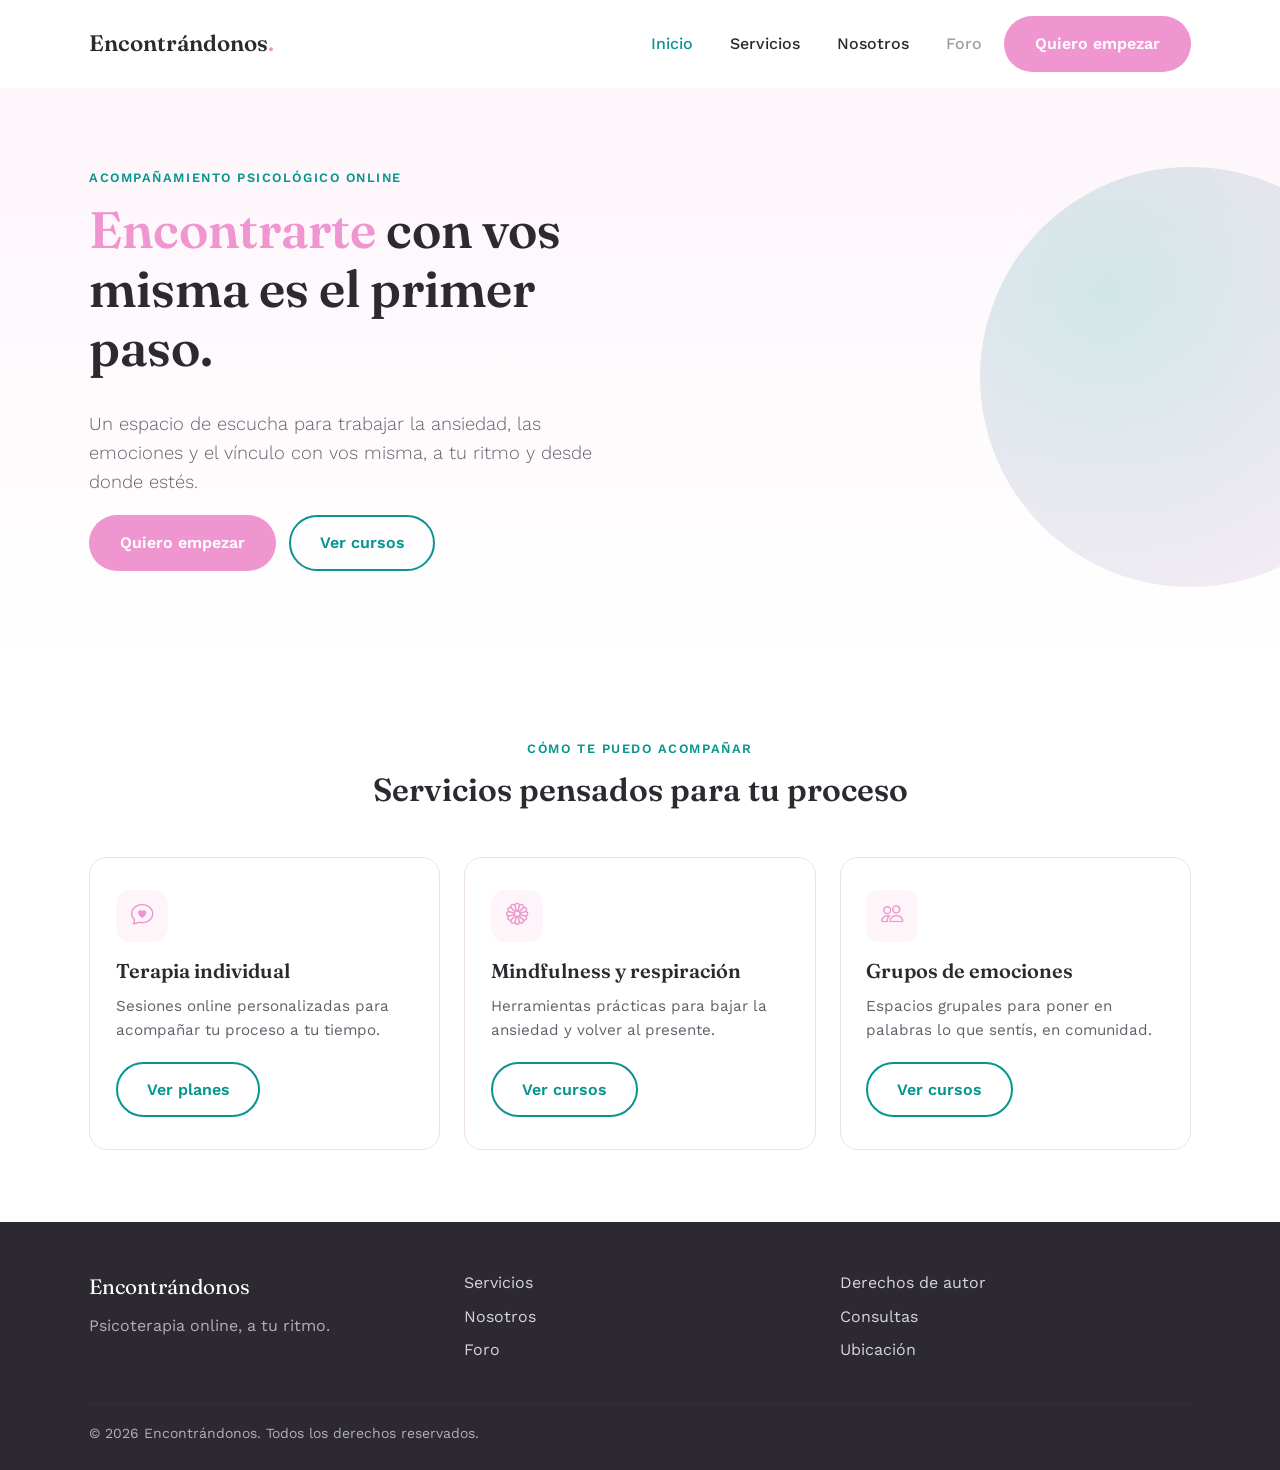
<file: index.html>
<!DOCTYPE html>
<html lang="es">
<head>
<meta charset="UTF-8">
<meta name="viewport" content="width=device-width, initial-scale=1.0">
<title>Encontrándonos · Psicoterapia</title>

<link rel="preconnect" href="https://fonts.googleapis.com">
<link href="https://fonts.googleapis.com/css2?family=Fraunces:wght@500;600;700&family=Work+Sans:wght@400;500;600&display=swap" rel="stylesheet">
<link href="https://cdn.jsdelivr.net/npm/bootstrap@5.3.3/dist/css/bootstrap.min.css" rel="stylesheet">
<link href="https://cdn.jsdelivr.net/npm/bootstrap-icons@1.11.3/font/bootstrap-icons.css" rel="stylesheet">
<link rel="stylesheet" href="./style.css">
</head>
<body>

<!-- NAV -->
<nav class="navbar navbar-expand-md">
  <div class="container">
    <a class="navbar-brand d-flex align-items-center" href="index.html">
      <span>Encontrándonos<em>.</em></span>
    </a>
    <button class="navbar-toggler" type="button" data-bs-toggle="collapse" data-bs-target="#navMenu">
      <span class="navbar-toggler-icon"></span>
    </button>
    <div class="collapse navbar-collapse justify-content-end" id="navMenu">
      <ul class="navbar-nav align-items-md-center gap-md-2">
        <li class="nav-item"><a class="nav-link active" href="#">Inicio</a></li>
        <li class="nav-item"><a class="nav-link" href="./pages/servicios.html">Servicios</a></li>
        <li class="nav-item"><a class="nav-link" href="./pages/nosotros.html">Nosotros</a></li>
        <li class="nav-item"><a class="nav-link disabled" href="#" tabindex="-1">Foro</a></li>
        <li class="nav-item">
          <a class="btn-brand btn-primary" href="./pages/servicios.html">Quiero empezar</a>
        </li>
      </ul>
    </div>
  </div>
</nav>

<!-- HERO -->
<header class="hero">
  <span class="breathing-circle" aria-hidden="true"></span>
  <div class="container">
    <div>
      <p class="eyebrow">Acompañamiento psicológico online</p>
      <h1><em>Encontrarte</em> con vos misma es el primer paso.</h1>
      <p class="lead">
        Un espacio de escucha para trabajar la ansiedad, las emociones y el vínculo
        con vos misma, a tu ritmo y desde donde estés.
      </p>
      <a href="./pages/servicios.html" class="btn-brand btn-primary me-2">Quiero empezar</a>
      <a href="./pages/servicios.html#cursos" class="btn-brand btn-outline">Ver cursos</a>
    </div>
  </div>
</header>

<!-- SERVICIOS (info básica) -->
<section class="section" id="servicios-preview">
  <div class="container">
    <div class="text-center mb-5 reveal">
      <p class="eyebrow">Cómo te puedo acompañar</p>
      <h2>Servicios pensados para tu proceso</h2>
    </div>

    <div class="row g-4">
      <div class="col-12 col-md-4">
        <div class="item reveal">
          <div class="item-icon"><i class="bi bi-chat-heart"></i></div>
          <h3>Terapia individual</h3>
          <p>Sesiones online personalizadas para acompañar tu proceso a tu tiempo.</p>
          <a href="./pages/servicios.html#planes" class="btn-brand btn-outline">Ver planes</a>
        </div>
      </div>
      <div class="col-12 col-md-4">
        <div class="item reveal">
          <div class="item-icon"><i class="bi bi-flower1"></i></div>
          <h3>Mindfulness y respiración</h3>
          <p>Herramientas prácticas para bajar la ansiedad y volver al presente.</p>
          <a href="./pages/servicios.html#cursos" class="btn-brand btn-outline">Ver cursos</a>
        </div>
      </div>
      <div class="col-12 col-md-4">
        <div class="item reveal">
          <div class="item-icon"><i class="bi bi-people"></i></div>
          <h3>Grupos de emociones</h3>
          <p>Espacios grupales para poner en palabras lo que sentís, en comunidad.</p>
          <a href="./pages/servicios.html#cursos" class="btn-brand btn-outline">Ver cursos</a>
        </div>
      </div>
    </div>
  </div>
</section>

<!-- FOOTER -->
<footer>
  <div class="container">
    <div class="row">
      <div class="col-md-4 mb-4 mb-md-0">
        <div class="footer-brand">Encontrándonos</div>
        <p class="mb-0" style="color:#b3aeb9;">Psicoterapia online, a tu ritmo.</p>
      </div>
      <div class="col-md-4 mb-4 mb-md-0">
        <ul class="footer-links">
          <li><a href="./pages/servicios.html">Servicios</a></li>
          <li><a href="./pages/nosotros.html">Nosotros</a></li>
          <li><a href="#" class="disabled">Foro</a></li>
        </ul>
      </div>
      <div class="col-md-4">
        <!-- estas páginas se agregan en el archivo 4 -->
        <ul class="footer-links">
          <li><a href="pages/derechos.html">Derechos de autor</a></li>
          <li><a href="pages/consultas.html">Consultas</a></li>
          <li><a href="#">Ubicación</a></li>
        </ul>
      </div>
    </div>
    <hr>
    <small>© 2026 Encontrándonos. Todos los derechos reservados.</small>
  </div>
</footer>

<!-- Volver arriba -->
<button id="backToTop" class="back-to-top" aria-label="Volver arriba">
  <i class="bi bi-arrow-up"></i>
</button>

<script src="https://cdn.jsdelivr.net/npm/bootstrap@5.3.3/dist/js/bootstrap.bundle.min.js"></script>
<script src="js/main.js"></script>
</body>
</html>
</file>
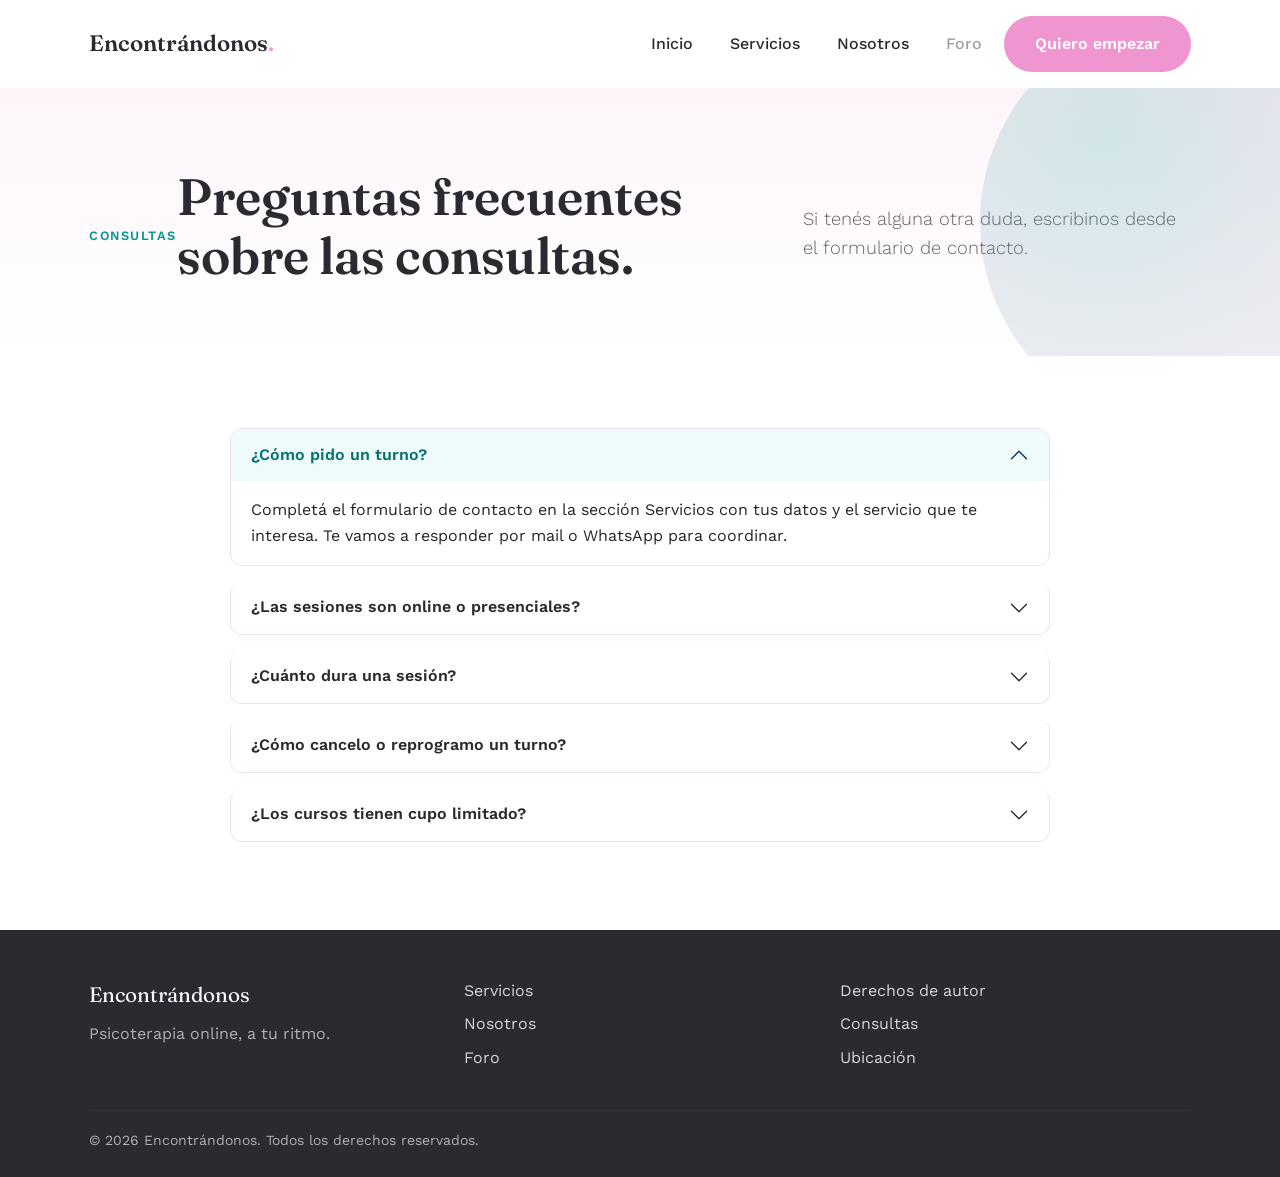
<file: pages/consultas.html>
<!DOCTYPE html>
<html lang="es">
<head>
<meta charset="UTF-8">
<meta name="viewport" content="width=device-width, initial-scale=1.0">
<title>Consultas · Encontrándonos</title>

<link rel="preconnect" href="https://fonts.googleapis.com">
<link href="https://fonts.googleapis.com/css2?family=Fraunces:wght@500;600;700&family=Work+Sans:wght@400;500;600&display=swap" rel="stylesheet">
<link href="https://cdn.jsdelivr.net/npm/bootstrap@5.3.3/dist/css/bootstrap.min.css" rel="stylesheet">
<link href="https://cdn.jsdelivr.net/npm/bootstrap-icons@1.11.3/font/bootstrap-icons.css" rel="stylesheet">
<link rel="stylesheet" href="../style.css">
</head>
<body>

<!-- NAV -->
<nav class="navbar navbar-expand-md">
  <div class="container">
    <a class="navbar-brand d-flex align-items-center" href="../index.html">
      <span>Encontrándonos<em>.</em></span>
    </a>
    <button class="navbar-toggler" type="button" data-bs-toggle="collapse" data-bs-target="#navMenu">
      <span class="navbar-toggler-icon"></span>
    </button>
    <div class="collapse navbar-collapse justify-content-end" id="navMenu">
      <ul class="navbar-nav align-items-md-center gap-md-2">
        <li class="nav-item"><a class="nav-link" href="../index.html">Inicio</a></li>
        <li class="nav-item"><a class="nav-link" href="servicios.html">Servicios</a></li>
        <li class="nav-item"><a class="nav-link" href="nosotros.html">Nosotros</a></li>
        <li class="nav-item"><a class="nav-link disabled" href="#" tabindex="-1">Foro</a></li>
        <li class="nav-item">
          <a class="btn-brand btn-primary" href="servicios.html">Quiero empezar</a>
        </li>
      </ul>
    </div>
  </div>
</nav>

<!-- INTRO -->
<header class="hero" style="padding-bottom:2.5rem;">
  <span class="breathing-circle" aria-hidden="true"></span>
  <div class="container">
    <p class="eyebrow">Consultas</p>
    <h1 style="max-width:22ch;">Preguntas frecuentes sobre las consultas.</h1>
    <p class="lead">Si tenés alguna otra duda, escribinos desde el formulario de contacto.</p>
  </div>
</header>

<!-- FAQ -->
<section class="section">
  <div class="container">
    <div class="row justify-content-center">
      <div class="col-12 col-lg-9">

        <div class="accordion reveal" id="faqAccordion">

          <div class="accordion-item">
            <h2 class="accordion-header">
              <button class="accordion-button" type="button" data-bs-toggle="collapse" data-bs-target="#faq1">
                ¿Cómo pido un turno?
              </button>
            </h2>
            <div id="faq1" class="accordion-collapse collapse show" data-bs-parent="#faqAccordion">
              <div class="accordion-body">
                Completá el formulario de contacto en la sección Servicios con tus datos y el
                servicio que te interesa. Te vamos a responder por mail o WhatsApp para coordinar.
              </div>
            </div>
          </div>

          <div class="accordion-item">
            <h2 class="accordion-header">
              <button class="accordion-button collapsed" type="button" data-bs-toggle="collapse" data-bs-target="#faq2">
                ¿Las sesiones son online o presenciales?
              </button>
            </h2>
            <div id="faq2" class="accordion-collapse collapse" data-bs-parent="#faqAccordion">
              <div class="accordion-body">
                Ofrecemos ambas modalidades: atención online y presencial en Zona Oeste
                (Ramos Mejía). Vos elegís la que te resulte más cómoda.
              </div>
            </div>
          </div>

          <div class="accordion-item">
            <h2 class="accordion-header">
              <button class="accordion-button collapsed" type="button" data-bs-toggle="collapse" data-bs-target="#faq3">
                ¿Cuánto dura una sesión?
              </button>
            </h2>
            <div id="faq3" class="accordion-collapse collapse" data-bs-parent="#faqAccordion">
              <div class="accordion-body">
                Las sesiones individuales duran aproximadamente 50 minutos. La duración de los
                encuentros grupales y cursos puede variar según la propuesta.
              </div>
            </div>
          </div>

          <div class="accordion-item">
            <h2 class="accordion-header">
              <button class="accordion-button collapsed" type="button" data-bs-toggle="collapse" data-bs-target="#faq4">
                ¿Cómo cancelo o reprogramo un turno?
              </button>
            </h2>
            <div id="faq4" class="accordion-collapse collapse" data-bs-parent="#faqAccordion">
              <div class="accordion-body">
                Escribinos con anticipación por WhatsApp o mail y coordinamos un nuevo horario
                según disponibilidad.
              </div>
            </div>
          </div>

          <div class="accordion-item">
            <h2 class="accordion-header">
              <button class="accordion-button collapsed" type="button" data-bs-toggle="collapse" data-bs-target="#faq5">
                ¿Los cursos tienen cupo limitado?
              </button>
            </h2>
            <div id="faq5" class="accordion-collapse collapse" data-bs-parent="#faqAccordion">
              <div class="accordion-body">
                Sí, los grupos de mindfulness, ansiedad y emociones tienen cupo limitado para
                cuidar el espacio de cada participante. Te recomendamos anotarte con tiempo.
              </div>
            </div>
          </div>

        </div>

      </div>
    </div>
  </div>
</section>

<!-- FOOTER -->
<footer>
  <div class="container">
    <div class="row">
      <div class="col-md-4 mb-4 mb-md-0">
        <div class="footer-brand">Encontrándonos</div>
        <p class="mb-0" style="color:#b3aeb9;">Psicoterapia online, a tu ritmo.</p>
      </div>
      <div class="col-md-4 mb-4 mb-md-0">
        <ul class="footer-links">
          <li><a href="servicios.html">Servicios</a></li>
          <li><a href="nosotros.html">Nosotros</a></li>
          <li><a href="#" class="disabled">Foro</a></li>
        </ul>
      </div>
      <div class="col-md-4">
        <!-- Ubicación se agrega en la próxima actualización -->
        <ul class="footer-links">
          <li><a href="derechos.html">Derechos de autor</a></li>
          <li><a href="consultas.html">Consultas</a></li>
          <li><a href="#">Ubicación</a></li>
        </ul>
      </div>
    </div>
    <hr>
    <small>© 2026 Encontrándonos. Todos los derechos reservados.</small>
  </div>
</footer>

<!-- Volver arriba -->
<button id="backToTop" class="back-to-top" aria-label="Volver arriba">
  <i class="bi bi-arrow-up"></i>
</button>

<script src="https://cdn.jsdelivr.net/npm/bootstrap@5.3.3/dist/js/bootstrap.bundle.min.js"></script>
<script src="../js/main.js"></script>
</body>
</html>
</file>
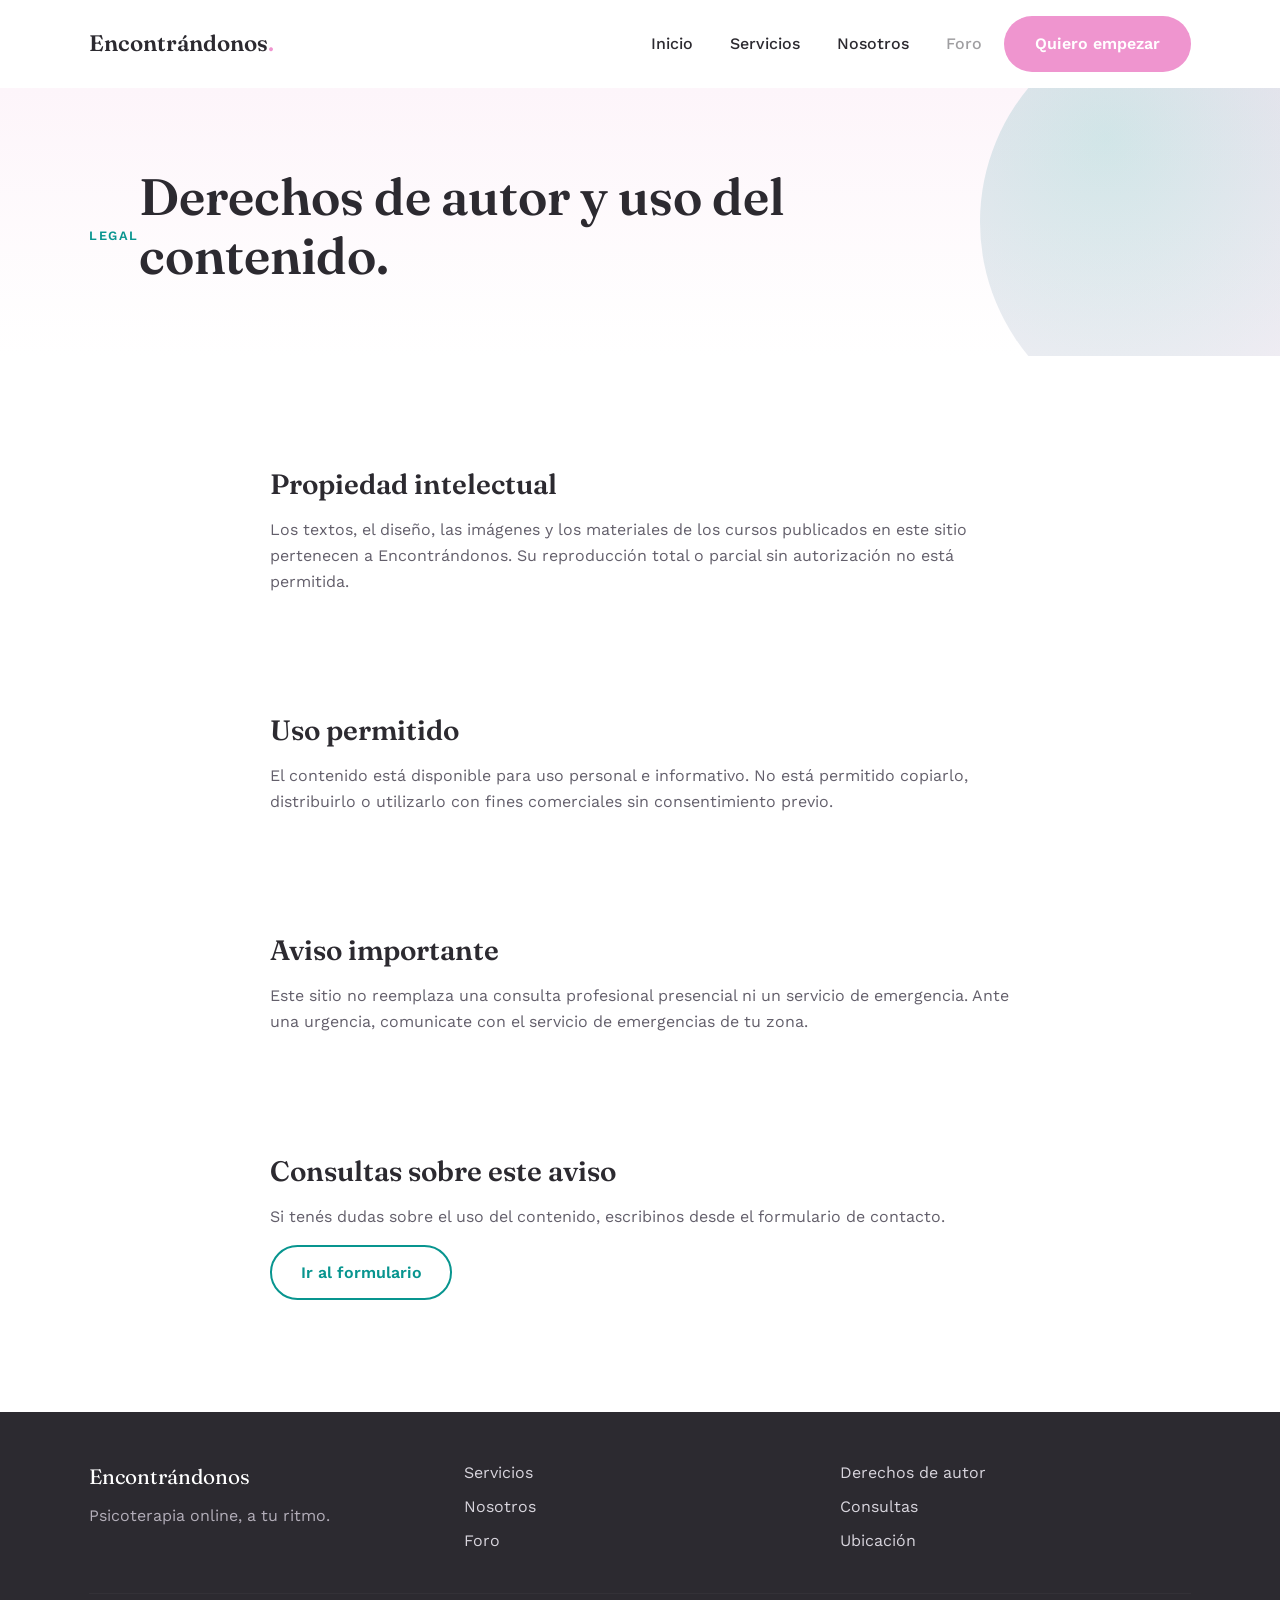
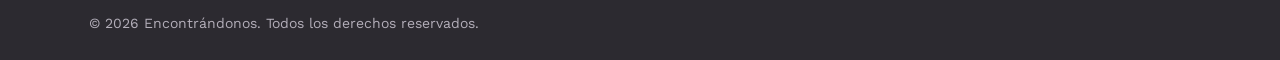
<file: pages/derechos.html>
<!DOCTYPE html>
<html lang="es">
<head>
<meta charset="UTF-8">
<meta name="viewport" content="width=device-width, initial-scale=1.0">
<title>Derechos de autor · Encontrándonos</title>

<link rel="preconnect" href="https://fonts.googleapis.com">
<link href="https://fonts.googleapis.com/css2?family=Fraunces:wght@500;600;700&family=Work+Sans:wght@400;500;600&display=swap" rel="stylesheet">
<link href="https://cdn.jsdelivr.net/npm/bootstrap@5.3.3/dist/css/bootstrap.min.css" rel="stylesheet">
<link href="https://cdn.jsdelivr.net/npm/bootstrap-icons@1.11.3/font/bootstrap-icons.css" rel="stylesheet">
<link rel="stylesheet" href="../style.css">
</head>
<body>

<!-- NAV -->
<nav class="navbar navbar-expand-md">
  <div class="container">
    <a class="navbar-brand d-flex align-items-center" href="../index.html">
      <span>Encontrándonos<em>.</em></span>
    </a>
    <button class="navbar-toggler" type="button" data-bs-toggle="collapse" data-bs-target="#navMenu">
      <span class="navbar-toggler-icon"></span>
    </button>
    <div class="collapse navbar-collapse justify-content-end" id="navMenu">
      <ul class="navbar-nav align-items-md-center gap-md-2">
        <li class="nav-item"><a class="nav-link" href="../index.html">Inicio</a></li>
        <li class="nav-item"><a class="nav-link" href="servicios.html">Servicios</a></li>
        <li class="nav-item"><a class="nav-link" href="nosotros.html">Nosotros</a></li>
        <li class="nav-item"><a class="nav-link disabled" href="#" tabindex="-1">Foro</a></li>
        <li class="nav-item">
          <a class="btn-brand btn-primary" href="servicios.html">Quiero empezar</a>
        </li>
      </ul>
    </div>
  </div>
</nav>

<!-- INTRO -->
<header class="hero" style="padding-bottom:2.5rem;">
  <span class="breathing-circle" aria-hidden="true"></span>
  <div class="container">
    <p class="eyebrow">Legal</p>
    <h1 style="max-width:22ch;">Derechos de autor y uso del contenido.</h1>
  </div>
</header>

<!-- CONTENIDO -->
<section class="section">
  <div class="container">
    <div class="row justify-content-center">
      <div class="col-12 col-lg-9">

        <div class="info reveal mb-4">
          <h3>Propiedad intelectual</h3>
          <p>
            Los textos, el diseño, las imágenes y los materiales de los cursos publicados en este
            sitio pertenecen a Encontrándonos. Su reproducción total o parcial sin autorización
            no está permitida.
          </p>
        </div>

        <div class="info reveal mb-4">
          <h3>Uso permitido</h3>
          <p>
            El contenido está disponible para uso personal e informativo. No está permitido
            copiarlo, distribuirlo o utilizarlo con fines comerciales sin consentimiento previo.
          </p>
        </div>

        <div class="info reveal mb-4">
          <h3>Aviso importante</h3>
          <p>
            Este sitio no reemplaza una consulta profesional presencial ni un servicio de
            emergencia. Ante una urgencia, comunicate con el servicio de emergencias de tu zona.
          </p>
        </div>

        <div class="info reveal">
          <h3>Consultas sobre este aviso</h3>
          <p>Si tenés dudas sobre el uso del contenido, escribinos desde el formulario de contacto.</p>
          <a href="servicios.html#formulario" class="btn-brand btn-outline">Ir al formulario</a>
        </div>

      </div>
    </div>
  </div>
</section>

<!-- FOOTER -->
<footer>
  <div class="container">
    <div class="row">
      <div class="col-md-4 mb-4 mb-md-0">
        <div class="footer-brand">Encontrándonos</div>
        <p class="mb-0" style="color:#b3aeb9;">Psicoterapia online, a tu ritmo.</p>
      </div>
      <div class="col-md-4 mb-4 mb-md-0">
        <ul class="footer-links">
          <li><a href="servicios.html">Servicios</a></li>
          <li><a href="nosotros.html">Nosotros</a></li>
          <li><a href="#" class="disabled">Foro</a></li>
        </ul>
      </div>
      <div class="col-md-4">
        <!-- Ubicación se agrega en la próxima actualización -->
        <ul class="footer-links">
          <li><a href="derechos.html">Derechos de autor</a></li>
          <li><a href="consultas.html">Consultas</a></li>
          <li><a href="#">Ubicación</a></li>
        </ul>
      </div>
    </div>
    <hr>
    <small>© 2026 Encontrándonos. Todos los derechos reservados.</small>
  </div>
</footer>

<!-- Volver arriba -->
<button id="backToTop" class="back-to-top" aria-label="Volver arriba">
  <i class="bi bi-arrow-up"></i>
</button>

<script src="https://cdn.jsdelivr.net/npm/bootstrap@5.3.3/dist/js/bootstrap.bundle.min.js"></script>
<script src="../js/main.js"></script>
</body>
</html>
</file>
<file: style.css>
/* =========================================================
   Encontrándonos · Psicoterapia
   style.css — hoja de estilos base
   Clases principales: .container / .item / .info / .foro
   ========================================================= */

:root{
  --white: #ffffff;
  --primary: #ef95cf;        /* magenta pastel */
  --primary-dark: #d976b0;
  --secondary: #08958f;      /* cian vivido */
  --secondary-dark: #067370;
  --text: #2c2a30;
  --text-soft: #635f6b;
  --bg-soft: #fdf5fa;
  --bg-soft-2: #eefbfa;
  --border: #eee0ea;

  --font-display: "Fraunces", serif;
  --font-body: "Work Sans", sans-serif;

  --radius: 18px;
  --shadow: 0 10px 30px rgba(44, 42, 48, 0.08);
}

/* ---------- Reset base ---------- */
*, *::before, *::after{ box-sizing: border-box; }
html{ scroll-behavior: smooth; }
body{
  margin: 0;
  font-family: var(--font-body);
  color: var(--text);
  background: var(--white);
  line-height: 1.6;
}
h1, h2, h3, h4{
  font-family: var(--font-display);
  font-weight: 600;
  line-height: 1.15;
  margin: 0 0 .6em;
}
p{ margin: 0 0 1em; color: var(--text-soft); }
a{ text-decoration: none; color: inherit; }
img{ max-width: 100%; display: block; }
ul{ list-style: none; margin: 0; padding: 0; }

/* ---------- Utilidades de texto ---------- */
.eyebrow{
  font-size: .8rem;
  letter-spacing: .12em;
  text-transform: uppercase;
  color: var(--secondary);
  font-weight: 600;
}
.text-center{ text-align: center; }

/* ---------- Botones ---------- */
.btn-brand{
  display: inline-block;
  padding: .8rem 1.8rem;
  border-radius: 50px;
  font-family: var(--font-body);
  font-weight: 600;
  border: 2px solid transparent;
  cursor: pointer;
  transition: transform .2s ease, box-shadow .2s ease, background .2s ease;
}
.btn-primary{
  background: var(--primary);
  color: var(--white);
}
.btn-primary:hover{
  background: var(--primary-dark);
  transform: translateY(-2px);
  box-shadow: var(--shadow);
  color: var(--white);
}
.btn-outline{
  background: transparent;
  border-color: var(--secondary);
  color: var(--secondary);
}
.btn-outline:hover{
  background: var(--secondary);
  color: var(--white);
}

/* ---------- Navbar ---------- */
.navbar{
  position: sticky;
  top: 0;
  z-index: 1000;
  background: var(--white);
  transition: box-shadow .25s ease;
}
.navbar.scrolled{
  box-shadow: 0 4px 20px rgba(44, 42, 48, 0.08);
}
.navbar-brand{
  height: 4.5rem;
}
.navbar-brand span{
  font-family: var(--font-display);
  font-size: 1.4rem;
  font-weight: 600;
  color: var(--text);
}
.navbar-brand span em{
  font-style: normal;
  color: var(--primary);
}
.nav-link{
  font-weight: 500;
  color: var(--text) !important;
  margin: 0 .4rem;
  position: relative;
}
.nav-link::after{
  content: "";
  position: absolute;
  left: 0; bottom: -2px;
  width: 0; height: 2px;
  background: var(--secondary);
  transition: width .25s ease;
}
.nav-link:hover::after{ width: 100%; }
.nav-link.disabled{
  opacity: .45;
  pointer-events: none;
}
.nav-link.active{ color: var(--secondary) !important; }

/* ---------- Hero ---------- */
.hero{
  position: relative;
  overflow: hidden;
  padding: 5rem 0 6rem;
  background: linear-gradient(180deg, var(--bg-soft) 0%, var(--white) 100%);
}
.breathing-circle{
  position: absolute;
  top: 50%; right: -120px;
  width: 420px; height: 420px;
  border-radius: 50%;
  transform: translateY(-50%);
  background: radial-gradient(circle at 30% 30%, var(--secondary) 0%, var(--primary) 100%);
  opacity: .18;
  animation: breathe 6s ease-in-out infinite;
}
@keyframes breathe{
  0%, 100%{ transform: translateY(-50%) scale(1); }
  50%{ transform: translateY(-50%) scale(1.12); }
}
@media (prefers-reduced-motion: reduce){
  .breathing-circle{ animation: none; }
}
.hero h1{
  font-size: clamp(2.2rem, 4vw, 3.4rem);
  max-width: 14ch;
}
.hero h1 em{
  font-style: normal;
  color: var(--primary);
}
.hero p.lead{
  font-size: 1.15rem;
  max-width: 46ch;
}

/* ---------- Container (caja general de secciones/items) ---------- */
.section{
  padding: 4.5rem 0;
  scroll-margin-top: 5.5rem;
}
.section-alt{
  background: var(--bg-soft-2);
}
.container{
  width: 100%;
  max-width: 1140px;
  margin: 0 auto;
  padding: 0 1.2rem;
}

/* ---------- Item (tarjetas) ---------- */
.item{
  background: var(--white);
  border: 1px solid var(--border);
  border-radius: var(--radius);
  padding: 2rem 1.6rem;
  height: 100%;
  transition: transform .25s ease, box-shadow .25s ease;
}
.item:hover{
  transform: translateY(-6px);
  box-shadow: var(--shadow);
}
.item-icon{
  width: 52px; height: 52px;
  border-radius: 14px;
  display: flex; align-items: center; justify-content: center;
  font-size: 1.4rem;
  margin-bottom: 1.1rem;
  background: var(--bg-soft);
  color: var(--primary);
}
.item h3{ font-size: 1.25rem; }
.item p{ font-size: .95rem; margin-bottom: 1.2rem; }

/* variante para plan destacado */
.item-featured{
  border-color: var(--secondary);
  box-shadow: var(--shadow);
  position: relative;
}
.item-featured .badge-pop{
  position: absolute;
  top: -12px; left: 1.6rem;
  background: var(--secondary);
  color: var(--white);
  font-size: .72rem;
  font-weight: 600;
  padding: .3rem .8rem;
  border-radius: 50px;
}
.item-price{
  font-family: var(--font-display);
  font-size: 1.6rem;
  color: var(--secondary);
  margin-bottom: .2rem;
}
.item-price small{
  font-family: var(--font-body);
  font-size: .8rem;
  color: var(--text-soft);
  font-weight: 400;
}
.item ul{ margin-bottom: 1.4rem; }
.item ul li{
  font-size: .9rem;
  color: var(--text-soft);
  padding-left: 1.4rem;
  position: relative;
  margin-bottom: .5rem;
}
.item ul li::before{
  content: "✓";
  position: absolute;
  left: 0;
  color: var(--secondary);
  font-weight: 700;
}

/* ---------- Info (bloques de información / bio / formulario) ---------- */
.info{
  background: var(--white);
  border-radius: var(--radius);
  padding: 2.5rem;
}
.info-bio{
  display: flex;
  gap: 2rem;
  align-items: center;
  flex-wrap: wrap;
}
.info-bio img{
  width: 140px; height: 140px;
  border-radius: 50%;
  object-fit: cover;
  border: 4px solid var(--bg-soft);
}
.info-bio-text{ flex: 1; min-width: 220px; }

.info ul li{
  font-size: .98rem;
  color: var(--text-soft);
  padding: .5rem 0;
  border-bottom: 1px solid var(--border);
}
.info ul li:last-child{ border-bottom: none; }

/* Formulario dentro de .info */
.info form label{
  font-size: .85rem;
  font-weight: 600;
  color: var(--text);
  margin-bottom: .3rem;
  display: block;
}
.info .form-control,
.info .form-select{
  border: 1px solid var(--border);
  border-radius: 10px;
  padding: .65rem .9rem;
  font-family: var(--font-body);
}
.info .form-control:focus,
.info .form-select:focus{
  border-color: var(--secondary);
  box-shadow: 0 0 0 3px rgba(8,149,143,.15);
}

/* ---------- Chip (modalidad de atención, etiquetas cortas) ---------- */
.chip{
  display: inline-flex;
  align-items: center;
  gap: .5rem;
  padding: .6rem 1.1rem;
  border-radius: 50px;
  background: var(--bg-soft-2);
  color: var(--secondary-dark);
  font-weight: 600;
  font-size: .88rem;
  margin: 0 .5rem .5rem 0;
}
.chip i{ color: var(--secondary); }

/* ---------- Foro (placeholder para próxima actualización) ---------- */
.foro{
  background: var(--bg-soft);
  border-radius: var(--radius);
  padding: 2rem;
}

/* ---------- Reveal al hacer scroll ---------- */
.reveal{
  opacity: 0;
  transform: translateY(26px);
  transition: opacity .6s ease, transform .6s ease;
}
.reveal.is-visible{
  opacity: 1;
  transform: translateY(0);
}
/* pequeño desfasaje entre tarjetas de una misma fila */
.row > *:nth-child(1) .reveal{ transition-delay: .05s; }
.row > *:nth-child(2) .reveal{ transition-delay: .15s; }
.row > *:nth-child(3) .reveal{ transition-delay: .25s; }
.row > *:nth-child(4) .reveal{ transition-delay: .35s; }
@media (prefers-reduced-motion: reduce){
  .reveal{ opacity: 1; transform: none; transition: none; }
}

/* ---------- Botón volver arriba ---------- */
.back-to-top{
  position: fixed;
  right: 1.4rem;
  bottom: 1.4rem;
  width: 46px;
  height: 46px;
  border-radius: 50%;
  border: none;
  background: var(--secondary);
  color: var(--white);
  display: flex;
  align-items: center;
  justify-content: center;
  font-size: 1.1rem;
  box-shadow: var(--shadow);
  cursor: pointer;
  z-index: 999;
  opacity: 0;
  visibility: hidden;
  transform: translateY(10px);
  transition: opacity .3s ease, transform .3s ease, visibility .3s ease, background .2s ease;
}
.back-to-top.show{
  opacity: 1;
  visibility: visible;
  transform: translateY(0);
}
.back-to-top:hover{ background: var(--secondary-dark); }

/* ---------- Acordeón (FAQ de Consultas) ---------- */
.accordion-item{
  border: 1px solid var(--border);
  border-radius: 12px !important;
  overflow: hidden;
  margin-bottom: 1rem;
}
.accordion-button{
  font-family: var(--font-body);
  font-weight: 600;
  color: var(--text);
}
.accordion-button:not(.collapsed){
  background: var(--bg-soft-2);
  color: var(--secondary-dark);
  box-shadow: none;
}
.accordion-button:focus{
  box-shadow: 0 0 0 3px rgba(8,149,143,.15);
}

/* ---------- Footer ---------- */
footer{
  background: var(--text);
  color: var(--white);
  padding: 3rem 0 1.5rem;
}
footer .footer-brand{
  font-family: var(--font-display);
  font-size: 1.3rem;
  margin-bottom: .6rem;
}
footer a{
  color: #d8d5dd;
  transition: color .2s ease;
}
footer a:hover{ color: var(--primary); }
footer .footer-links li{ margin-bottom: .5rem; }
footer hr{ border-color: rgba(255,255,255,.12); margin: 2rem 0 1rem; }
footer small{ color: #b3aeb9; }

/* =========================================================
   MEDIA QUERIES — mobile primero
   ========================================================= */

/* Celular chico*/
@media (max-width: 575.98px){
  .hero{ padding: 3.5rem 0 4rem; text-align: center; }
  .hero p.lead{ margin: 0 auto 1.5rem; }
  .breathing-circle{ width: 260px; height: 260px; right: -80px; opacity: .12; }
  .section{ padding: 3rem 0; }
  .info-bio{ flex-direction: column; text-align: center; }
}

/* Tablet */
@media (min-width: 576px) and (max-width: 991.98px){
  .hero{ padding: 4rem 0 5rem; }
  .breathing-circle{ width: 340px; height: 340px; }
  .section{ padding: 4rem 0; }
}

/* PC / escritorio */
@media (min-width: 992px){
  .hero .container{
    display: flex;
    align-items: center;
  }
}
</file>
